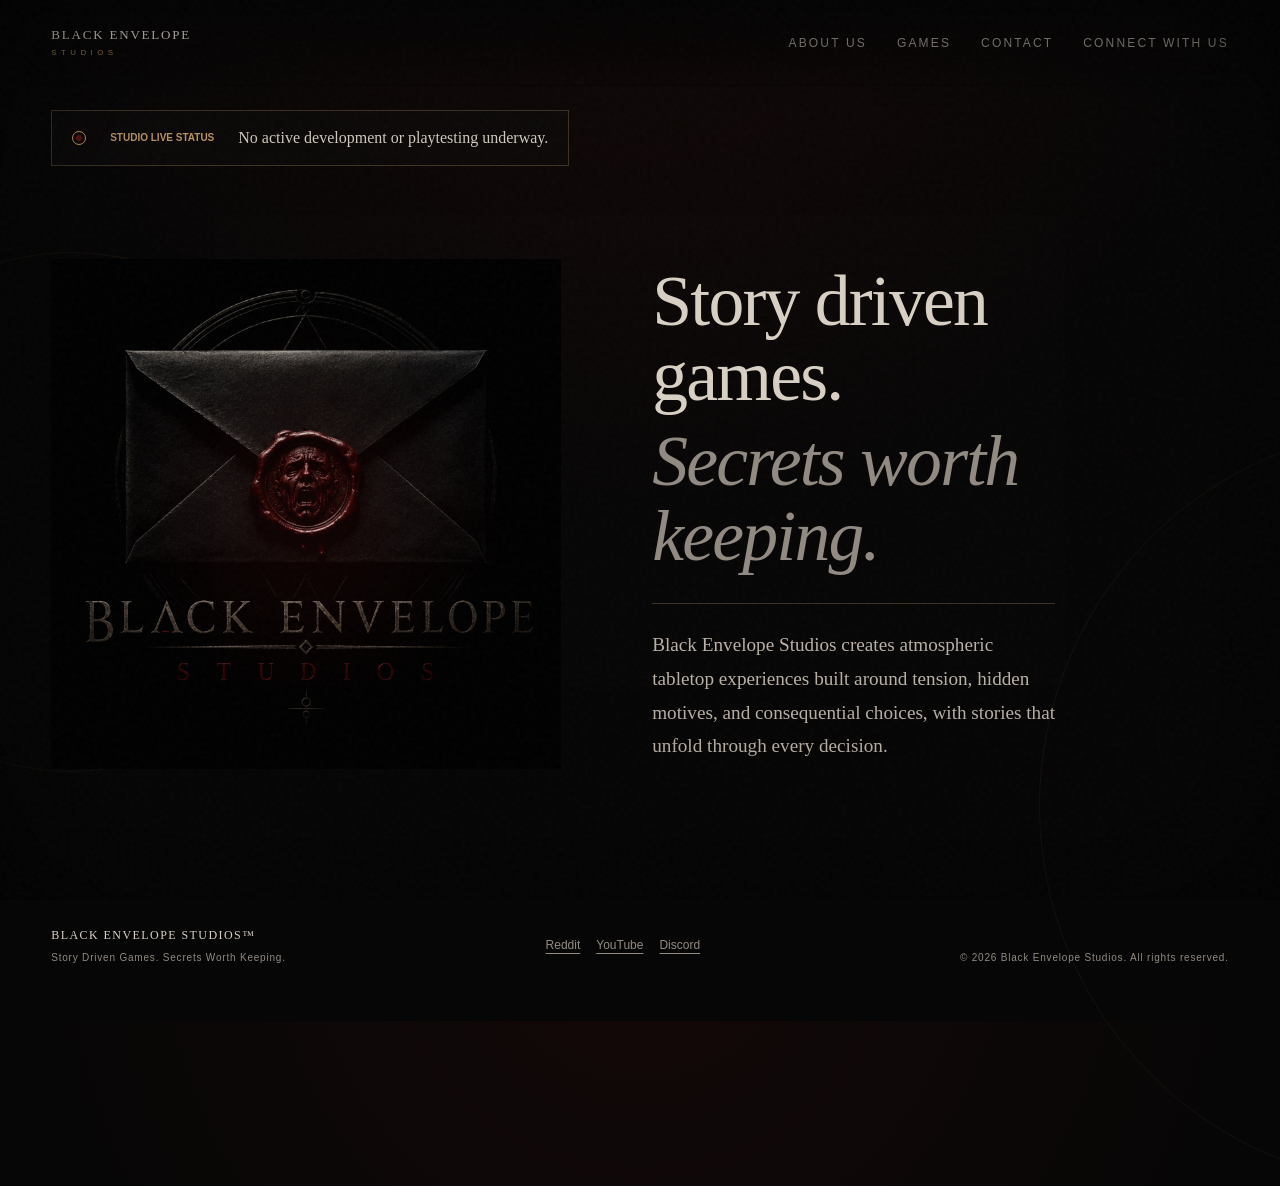
<file: index.html>
<!doctype html>
<html lang="en">
<head>
  <meta charset="utf-8">
  <meta name="viewport" content="width=device-width, initial-scale=1">
  <meta name="theme-color" content="#080707">
  <meta name="description" content="Black Envelope Studios — story-driven tabletop games. Secrets worth keeping.">
  <title>Black Envelope Studios</title>

  <link rel="icon" type="image/png" href="assets/black-envelope-studios-logo.png">
  <link rel="stylesheet" href="styles.css?v=25">
  <script defer src="script.js"></script>
  <script defer src="visitor-tracking.js"></script>
</head>

<body class="page-index">
  <div class="grain" aria-hidden="true"></div>
  <div class="vignette" aria-hidden="true"></div>

  <header class="site-header">
    <a class="wordmark" href="index.html" aria-label="Black Envelope Studios home">
      <span>BLACK ENVELOPE</span>
      <small>STUDIOS</small>
    </a>

    <button class="nav-toggle" aria-label="Open navigation" aria-expanded="false" aria-controls="primary-nav">
      <span></span><span></span>
    </button>

    <nav id="primary-nav" class="site-nav" aria-label="Primary navigation">
      <a href="about.html">About us</a>
      <a href="games.html">Games</a>
      <a href="contact.html">Contact</a>
      <a href="connect.html">Connect with us</a>
    </nav>
  </header>

  <main id="top" class="home-page">
    <div class="home-status">
      <div class="studio-live-status" data-studio-status="inactive" role="status" aria-live="polite">
        <span class="studio-live-status-mark" aria-hidden="true"></span>
        <span class="studio-live-status-label">STUDIO LIVE STATUS</span>
        <p class="studio-live-status-message">No active development or playtesting underway.</p>
      </div>
    </div>
    <section class="hero">
      <div class="hero-orbit orbit-one" aria-hidden="true"></div>
      <div class="hero-orbit orbit-two" aria-hidden="true"></div>

      <div class="hero-visual reveal">
        <img
          src="assets/black-envelope-studios-logo.png"
          alt="Black Envelope Studios logo: a black envelope sealed with a dark red anguished face."
        >
      </div>

      <div class="hero-copy reveal">
        <h1>
          Story driven games.
          <span>Secrets worth keeping.</span>
        </h1>
        <p class="intro">
          Black Envelope Studios creates atmospheric tabletop experiences built around
          tension, hidden motives, and consequential choices, with stories that unfold through
          every decision.
        </p>

      </div>

    </section>
  </main>
  <footer class="site-footer">
    <div>
      <strong>BLACK ENVELOPE STUDIOS™</strong>
      <span>Story Driven Games. Secrets Worth Keeping.</span>
    </div>
    <nav class="footer-socials" aria-label="Social links">
      <a href="https://www.reddit.com/r/BlackEnvelopeStudios/" target="_blank" rel="noopener noreferrer">Reddit</a>
      <a href="https://www.youtube.com/channel/UCxn5-eGUi9iW_v6ywsx2Kwg/" target="_blank" rel="noopener noreferrer">YouTube</a>
      <a href="https://discord.gg/mf25ccU2Kh" target="_blank" rel="noopener noreferrer">Discord</a>
    </nav>
    <p>© <span id="year"></span> Black Envelope Studios. All rights reserved.</p>
  </footer>
</body>
</html>
</file>
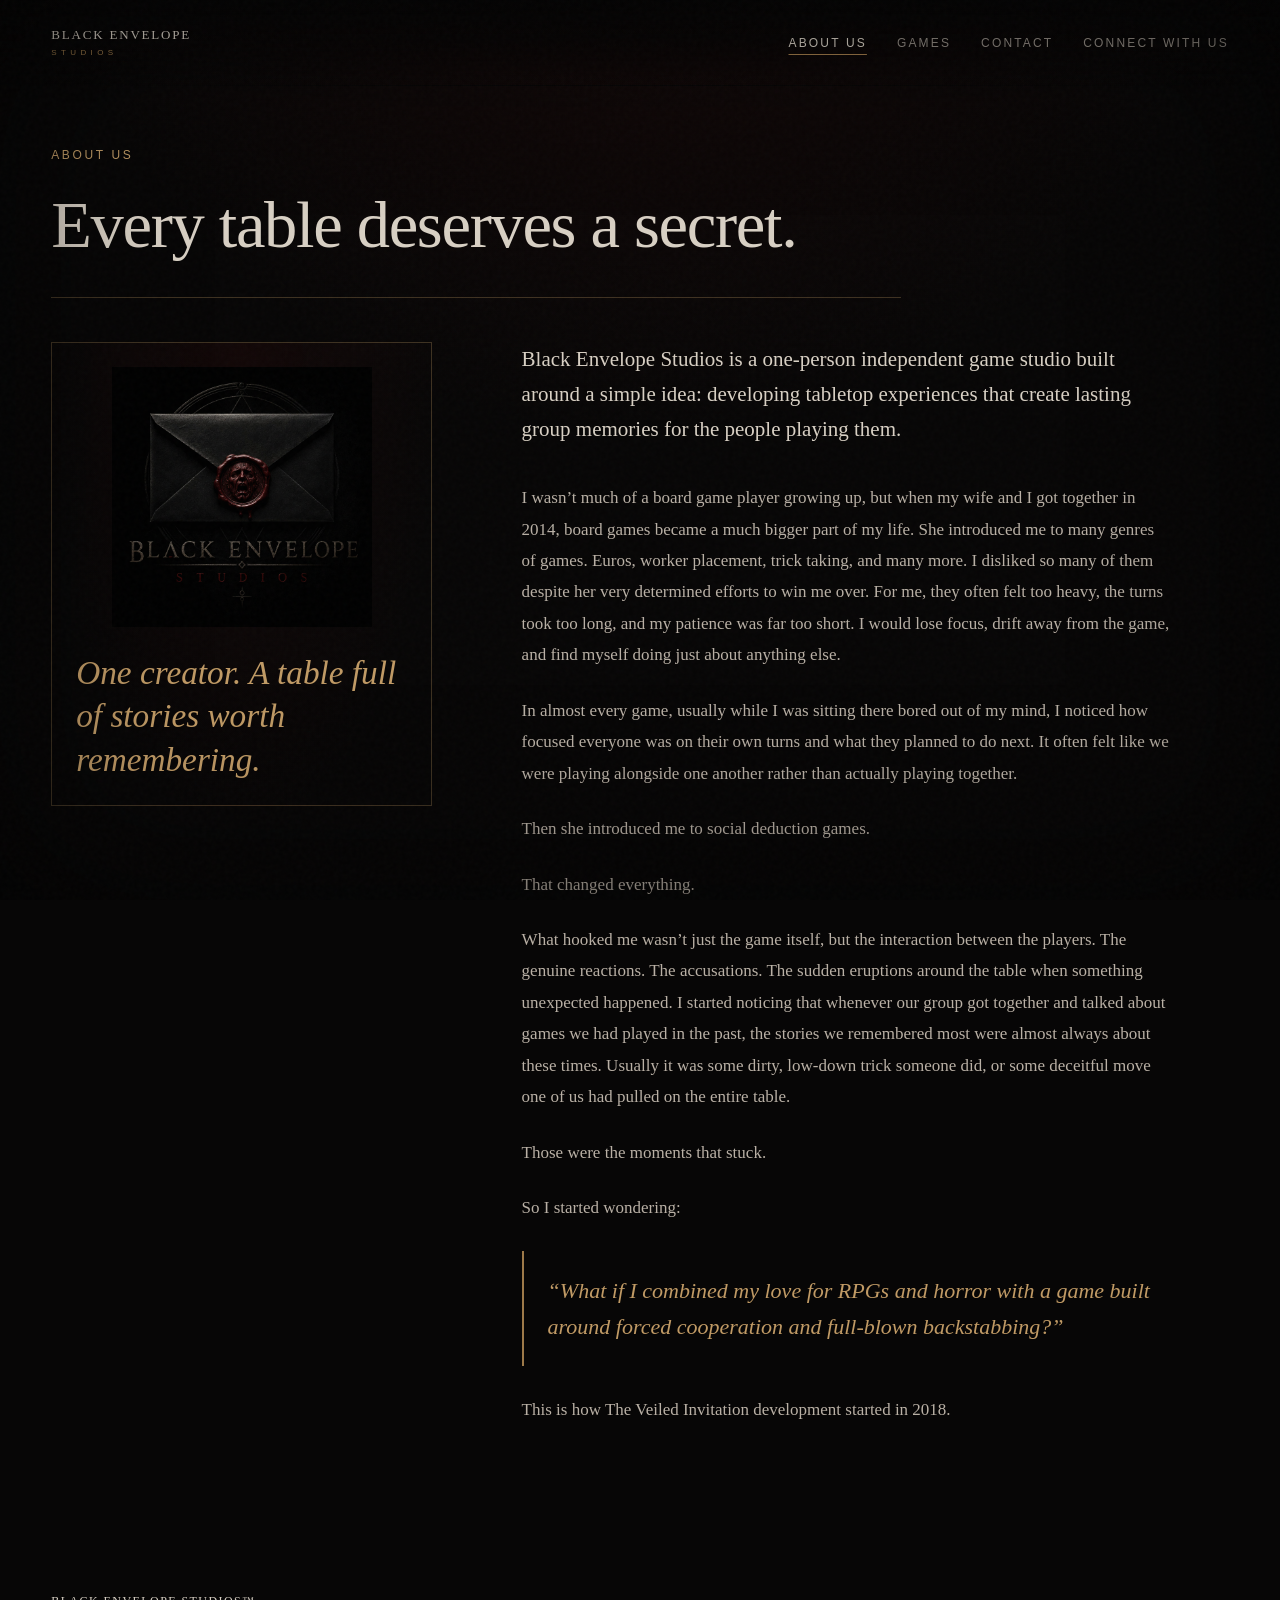
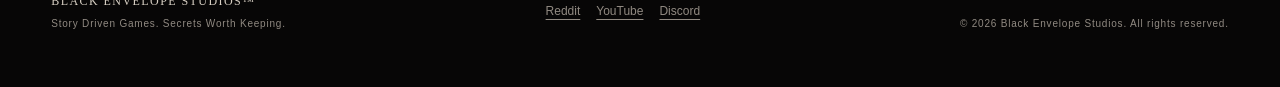
<file: about.html>
<!doctype html>
<html lang="en">
<head>
  <meta charset="utf-8">
  <meta name="viewport" content="width=device-width, initial-scale=1">
  <meta name="theme-color" content="#080707">
  <meta name="description" content="Black Envelope Studios — story-driven tabletop games. Secrets worth keeping.">
  <title>About us | Black Envelope Studios</title>

  <link rel="icon" type="image/png" href="assets/black-envelope-studios-logo.png">
  <link rel="stylesheet" href="styles.css?v=25">
  <script defer src="script.js"></script>
  <script defer src="visitor-tracking.js"></script>
</head>

<body class="page-about">
  <div class="grain" aria-hidden="true"></div>
  <div class="vignette" aria-hidden="true"></div>

  <header class="site-header">
    <a class="wordmark" href="index.html" aria-label="Black Envelope Studios home">
      <span>BLACK ENVELOPE</span>
      <small>STUDIOS</small>
    </a>

    <button class="nav-toggle" aria-label="Open navigation" aria-expanded="false" aria-controls="primary-nav">
      <span></span><span></span>
    </button>

    <nav id="primary-nav" class="site-nav" aria-label="Primary navigation">
      <a href="about.html" aria-current="page">About us</a>
      <a href="games.html">Games</a>
      <a href="contact.html">Contact</a>
      <a href="connect.html">Connect with us</a>
    </nav>
  </header>

  <main id="top" class="inner-page">
    <section class="section section-studio" id="studio">
      <div class="section-heading reveal">
        <h1 class="eyebrow page-title">About us</h1>
        <h2>Every table deserves a secret.</h2>
      </div>

      <div class="studio-grid">
        <aside class="studio-aside reveal"><img class="studio-portrait" src="assets/black-envelope-studios-logo.png" width="400" height="400" alt="" decoding="async"><p class="lead">
          One creator. A table full of stories worth remembering.
        </p></aside>
        <div class="body-copy studio-story reveal">
          <p>
            Black Envelope Studios is a one-person independent game studio built around a simple idea: developing tabletop experiences that create lasting group memories for the people playing them.
          </p>
          <p>
            I wasn’t much of a board game player growing up, but when my wife and I got together in 2014, board games became a much bigger part of my life. She introduced me to many genres of games. Euros, worker placement, trick taking, and many more. I disliked so many of them despite her very determined efforts to win me over. For me, they often felt too heavy, the turns took too long, and my patience was far too short. I would lose focus, drift away from the game, and find myself doing just about anything else.
          </p>
          <p>
            In almost every game, usually while I was sitting there bored out of my mind, I noticed how focused everyone was on their own turns and what they planned to do next. It often felt like we were playing alongside one another rather than actually playing together.
          </p>
          <p>
            Then she introduced me to social deduction games.
          </p>
          <p>
            That changed everything.
          </p>
          <p>
            What hooked me wasn’t just the game itself, but the interaction between the players. The genuine reactions. The accusations. The sudden eruptions around the table when something unexpected happened. I started noticing that whenever our group got together and talked about games we had played in the past, the stories we remembered most were almost always about these times. Usually it was some dirty, low-down trick someone did, or some deceitful move one of us had pulled on the entire table.
          </p>
          <p>
            Those were the moments that stuck.
          </p>
          <p>
            So I started wondering:
          </p>
          <p class="studio-question">
            <em>“What if I combined my love for RPGs and horror with a game built around forced cooperation and full-blown backstabbing?”</em>
          </p>
          <p>
            This is how The Veiled Invitation development started in 2018.
          </p>
        </div>
      </div>
    </section>
  </main>
  <footer class="site-footer">
    <div>
      <strong>BLACK ENVELOPE STUDIOS™</strong>
      <span>Story Driven Games. Secrets Worth Keeping.</span>
    </div>
    <nav class="footer-socials" aria-label="Social links">
      <a href="https://www.reddit.com/r/BlackEnvelopeStudios/" target="_blank" rel="noopener noreferrer">Reddit</a>
      <a href="https://www.youtube.com/channel/UCxn5-eGUi9iW_v6ywsx2Kwg/" target="_blank" rel="noopener noreferrer">YouTube</a>
      <a href="https://discord.gg/mf25ccU2Kh" target="_blank" rel="noopener noreferrer">Discord</a>
    </nav>
    <p>© <span id="year"></span> Black Envelope Studios. All rights reserved.</p>
  </footer>
</body>
</html>
</file>
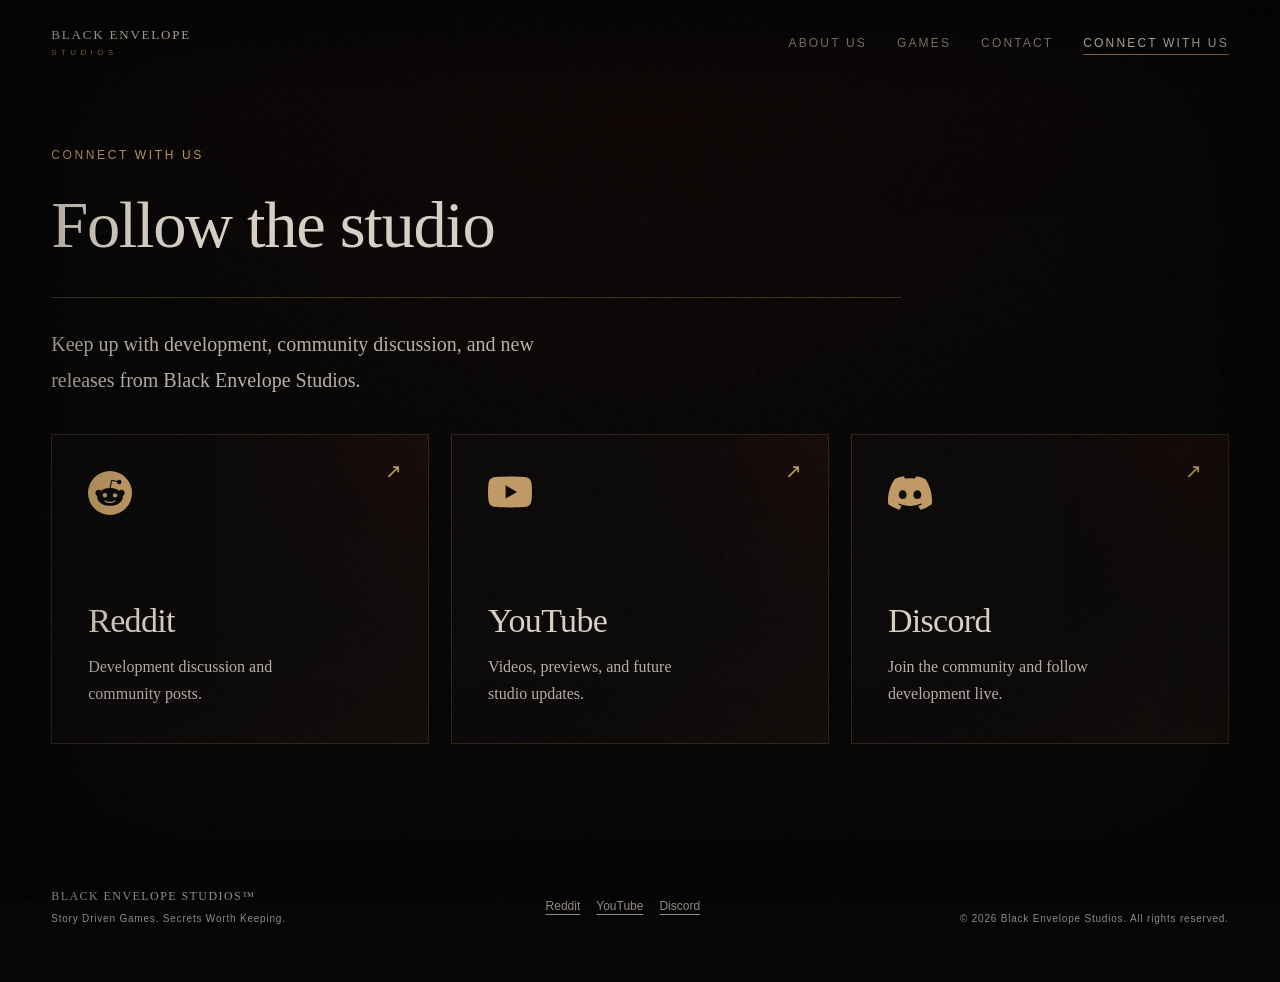
<file: connect.html>
<!doctype html>
<html lang="en">
<head>
  <meta charset="utf-8">
  <meta name="viewport" content="width=device-width, initial-scale=1">
  <meta name="theme-color" content="#080707">
  <meta name="description" content="Black Envelope Studios — story-driven tabletop games. Secrets worth keeping.">
  <title>Connect with us | Black Envelope Studios</title>

  <link rel="icon" type="image/png" href="assets/black-envelope-studios-logo.png">
  <link rel="stylesheet" href="styles.css?v=25">
  <script defer src="script.js"></script>
  <script defer src="visitor-tracking.js"></script>
</head>

<body class="page-connect">
  <div class="grain" aria-hidden="true"></div>
  <div class="vignette" aria-hidden="true"></div>

  <header class="site-header">
    <a class="wordmark" href="index.html" aria-label="Black Envelope Studios home">
      <span>BLACK ENVELOPE</span>
      <small>STUDIOS</small>
    </a>

    <button class="nav-toggle" aria-label="Open navigation" aria-expanded="false" aria-controls="primary-nav">
      <span></span><span></span>
    </button>

    <nav id="primary-nav" class="site-nav" aria-label="Primary navigation">
      <a href="about.html">About us</a>
      <a href="games.html">Games</a>
      <a href="contact.html">Contact</a>
      <a href="connect.html" aria-current="page">Connect with us</a>
    </nav>
  </header>

  <main id="top" class="inner-page">
    <section class="section section-social" id="follow">
      <div class="section-heading reveal">
        <h1 class="eyebrow page-title">Connect with us</h1>
        <h2>Follow the studio</h2>
      </div>

      <p class="social-intro reveal">
        Keep up with development, community discussion, and new releases from Black Envelope Studios.
      </p>

      <div class="social-grid">
        <a class="social-card reveal" href="https://www.reddit.com/r/BlackEnvelopeStudios/" target="_blank" rel="noopener noreferrer">
          <svg xmlns="http://www.w3.org/2000/svg" width="40" height="40" aria-hidden="true" focusable="false" fill="currentColor" class="social-icon" viewBox="0 0 16 16">
            <path d="M6.167 8a.83.83 0 0 0-.83.83c0 .459.372.84.83.831a.831.831 0 0 0 0-1.661m1.843 3.647c.315 0 1.403-.038 1.976-.611a.23.23 0 0 0 0-.306.213.213 0 0 0-.306 0c-.353.363-1.126.487-1.67.487-.545 0-1.308-.124-1.671-.487a.213.213 0 0 0-.306 0 .213.213 0 0 0 0 .306c.564.563 1.652.61 1.977.61zm.992-2.807c0 .458.373.83.831.83s.83-.381.83-.83a.831.831 0 0 0-1.66 0z"/>
            <path d="M16 8A8 8 0 1 1 0 8a8 8 0 0 1 16 0m-3.828-1.165c-.315 0-.602.124-.812.325-.801-.573-1.9-.945-3.121-.993l.534-2.501 1.738.372a.83.83 0 1 0 .83-.869.83.83 0 0 0-.744.468l-1.938-.41a.2.2 0 0 0-.153.028.2.2 0 0 0-.086.134l-.592 2.788c-1.24.038-2.358.41-3.17.992-.21-.2-.496-.324-.81-.324a1.163 1.163 0 0 0-.478 2.224q-.03.17-.029.353c0 1.795 2.091 3.256 4.669 3.256s4.668-1.451 4.668-3.256c0-.114-.01-.238-.029-.353.401-.181.688-.592.688-1.069 0-.65-.525-1.165-1.165-1.165"/>
          </svg>
          <span class="social-name">Reddit</span>
          <span class="social-description">Development discussion and community posts.</span>
          <span class="social-arrow" aria-hidden="true">↗</span>
        </a>

        <a class="social-card reveal" href="https://www.youtube.com/channel/UCxn5-eGUi9iW_v6ywsx2Kwg/" target="_blank" rel="noopener noreferrer">
          <svg xmlns="http://www.w3.org/2000/svg" width="40" height="40" aria-hidden="true" focusable="false" fill="currentColor" class="social-icon" viewBox="0 0 16 16">
            <path d="M8.051 1.999h.089c.822.003 4.987.033 6.11.335a2.01 2.01 0 0 1 1.415 1.42c.101.38.172.883.22 1.402l.01.104.022.26.008.104c.065.914.073 1.77.074 1.957v.075c-.001.194-.01 1.108-.082 2.06l-.008.105-.009.104c-.05.572-.124 1.14-.235 1.558a2.01 2.01 0 0 1-1.415 1.42c-1.16.312-5.569.334-6.18.335h-.142c-.309 0-1.587-.006-2.927-.052l-.17-.006-.087-.004-.171-.007-.171-.007c-1.11-.049-2.167-.128-2.654-.26a2.01 2.01 0 0 1-1.415-1.419c-.111-.417-.185-.986-.235-1.558L.09 9.82l-.008-.104A31 31 0 0 1 0 7.68v-.123c.002-.215.01-.958.064-1.778l.007-.103.003-.052.008-.104.022-.26.01-.104c.048-.519.119-1.023.22-1.402a2.01 2.01 0 0 1 1.415-1.42c.487-.13 1.544-.21 2.654-.26l.17-.007.172-.006.086-.003.171-.007A100 100 0 0 1 7.858 2zM6.4 5.209v4.818l4.157-2.408z"/>
          </svg>
          <span class="social-name">YouTube</span>
          <span class="social-description">Videos, previews, and future studio updates.</span>
          <span class="social-arrow" aria-hidden="true">↗</span>
        </a>

        <a class="social-card reveal" href="https://discord.gg/mf25ccU2Kh" target="_blank" rel="noopener noreferrer">
          <svg xmlns="http://www.w3.org/2000/svg" width="40" height="40" aria-hidden="true" focusable="false" fill="currentColor" class="social-icon" viewBox="0 0 16 16">
            <path d="M13.545 2.907a13.2 13.2 0 0 0-3.257-1.011.05.05 0 0 0-.052.025c-.141.25-.297.577-.406.833a12.2 12.2 0 0 0-3.658 0 8 8 0 0 0-.412-.833.05.05 0 0 0-.052-.025c-1.125.194-2.22.534-3.257 1.011a.04.04 0 0 0-.021.018C.356 6.024-.213 9.047.066 12.032q.003.022.021.037a13.3 13.3 0 0 0 3.995 2.02.05.05 0 0 0 .056-.019q.463-.63.818-1.329a.05.05 0 0 0-.01-.059l-.018-.011a9 9 0 0 1-1.248-.595.05.05 0 0 1-.02-.066l.015-.019q.127-.095.248-.195a.05.05 0 0 1 .051-.007c2.619 1.196 5.454 1.196 8.041 0a.05.05 0 0 1 .053.007q.121.1.248.195a.05.05 0 0 1-.004.085 8 8 0 0 1-1.249.594.05.05 0 0 0-.03.03.05.05 0 0 0 .003.041c.24.465.515.909.817 1.329a.05.05 0 0 0 .056.019 13.2 13.2 0 0 0 4.001-2.02.05.05 0 0 0 .021-.037c.334-3.451-.559-6.449-2.366-9.106a.03.03 0 0 0-.02-.019m-8.198 7.307c-.789 0-1.438-.724-1.438-1.612s.637-1.613 1.438-1.613c.807 0 1.45.73 1.438 1.613 0 .888-.637 1.612-1.438 1.612m5.316 0c-.788 0-1.438-.724-1.438-1.612s.637-1.613 1.438-1.613c.807 0 1.451.73 1.438 1.613 0 .888-.631 1.612-1.438 1.612"/>
          </svg>
          <span class="social-name">Discord</span>
          <span class="social-description">Join the community and follow development live.</span>
          <span class="social-arrow" aria-hidden="true">↗</span>
        </a>
      </div>
    </section>
  </main>
  <footer class="site-footer">
    <div>
      <strong>BLACK ENVELOPE STUDIOS™</strong>
      <span>Story Driven Games. Secrets Worth Keeping.</span>
    </div>
    <nav class="footer-socials" aria-label="Social links">
      <a href="https://www.reddit.com/r/BlackEnvelopeStudios/" target="_blank" rel="noopener noreferrer">Reddit</a>
      <a href="https://www.youtube.com/channel/UCxn5-eGUi9iW_v6ywsx2Kwg/" target="_blank" rel="noopener noreferrer">YouTube</a>
      <a href="https://discord.gg/mf25ccU2Kh" target="_blank" rel="noopener noreferrer">Discord</a>
    </nav>
    <p>© <span id="year"></span> Black Envelope Studios. All rights reserved.</p>
  </footer>
</body>
</html>
</file>
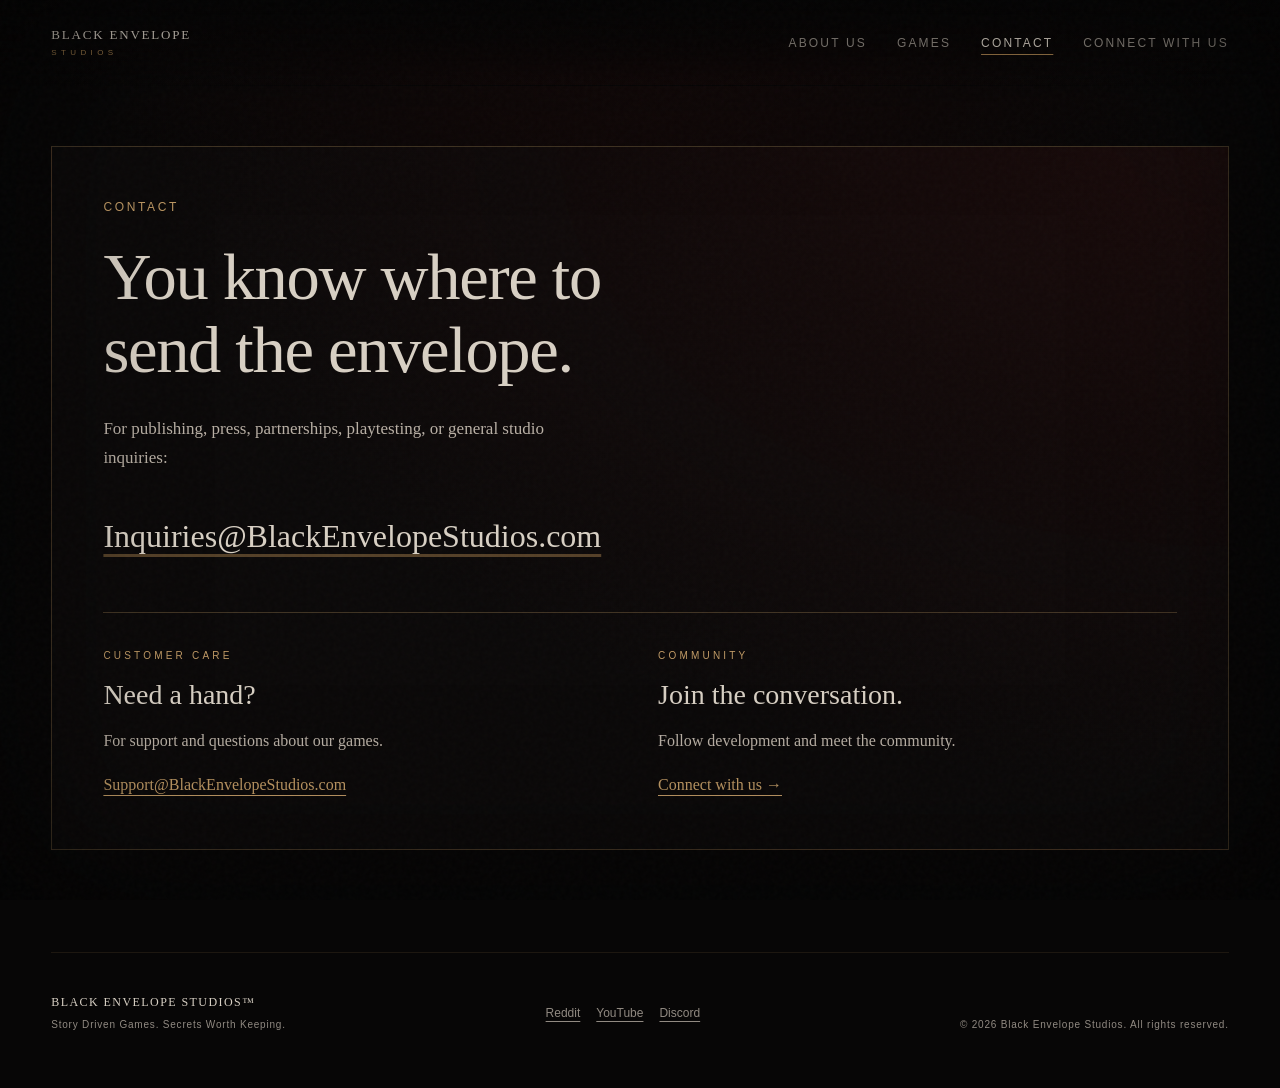
<file: contact.html>
<!doctype html>
<html lang="en">
<head>
  <meta charset="utf-8">
  <meta name="viewport" content="width=device-width, initial-scale=1">
  <meta name="theme-color" content="#080707">
  <meta name="description" content="Black Envelope Studios — story-driven tabletop games. Secrets worth keeping.">
  <title>Contact | Black Envelope Studios</title>

  <link rel="icon" type="image/png" href="assets/black-envelope-studios-logo.png">
  <link rel="stylesheet" href="styles.css?v=25">
  <script defer src="script.js"></script>
  <script defer src="visitor-tracking.js"></script>
</head>

<body class="page-contact">
  <div class="grain" aria-hidden="true"></div>
  <div class="vignette" aria-hidden="true"></div>

  <header class="site-header">
    <a class="wordmark" href="index.html" aria-label="Black Envelope Studios home">
      <span>BLACK ENVELOPE</span>
      <small>STUDIOS</small>
    </a>

    <button class="nav-toggle" aria-label="Open navigation" aria-expanded="false" aria-controls="primary-nav">
      <span></span><span></span>
    </button>

    <nav id="primary-nav" class="site-nav" aria-label="Primary navigation">
      <a href="about.html">About us</a>
      <a href="games.html">Games</a>
      <a href="contact.html" aria-current="page">Contact</a>
      <a href="connect.html">Connect with us</a>
    </nav>
  </header>

  <main id="top" class="inner-page">
    <section class="section section-contact" id="contact">

      <div class="contact-panel reveal">
        <h1 class="eyebrow page-title">Contact</h1>
        <h2>You know where to send the envelope.</h2>
        <p>
          For publishing, press, partnerships, playtesting, or general studio inquiries:
        </p>

        <a class="contact-email" href="mailto:Inquiries@BlackEnvelopeStudios.com">
          Inquiries@BlackEnvelopeStudios.com
        </a>

        <div class="contact-options">
          <div class="contact-option">
            <span class="eyebrow">Customer care</span>
            <h3>Need a hand?</h3>
            <p>For support and questions about our games.</p>
            <a href="mailto:Support@BlackEnvelopeStudios.com">Support@BlackEnvelopeStudios.com</a>
          </div>
          <div class="contact-option">
            <span class="eyebrow">Community</span>
            <h3>Join the conversation.</h3>
            <p>Follow development and meet the community.</p>
            <a href="connect.html">Connect with us <span aria-hidden="true">→</span></a>
          </div>
        </div>
      </div>
    </section>
  </main>
  <footer class="site-footer">
    <div>
      <strong>BLACK ENVELOPE STUDIOS™</strong>
      <span>Story Driven Games. Secrets Worth Keeping.</span>
    </div>
    <nav class="footer-socials" aria-label="Social links">
      <a href="https://www.reddit.com/r/BlackEnvelopeStudios/" target="_blank" rel="noopener noreferrer">Reddit</a>
      <a href="https://www.youtube.com/channel/UCxn5-eGUi9iW_v6ywsx2Kwg/" target="_blank" rel="noopener noreferrer">YouTube</a>
      <a href="https://discord.gg/mf25ccU2Kh" target="_blank" rel="noopener noreferrer">Discord</a>
    </nav>
    <p>© <span id="year"></span> Black Envelope Studios. All rights reserved.</p>
  </footer>
</body>
</html>
</file>
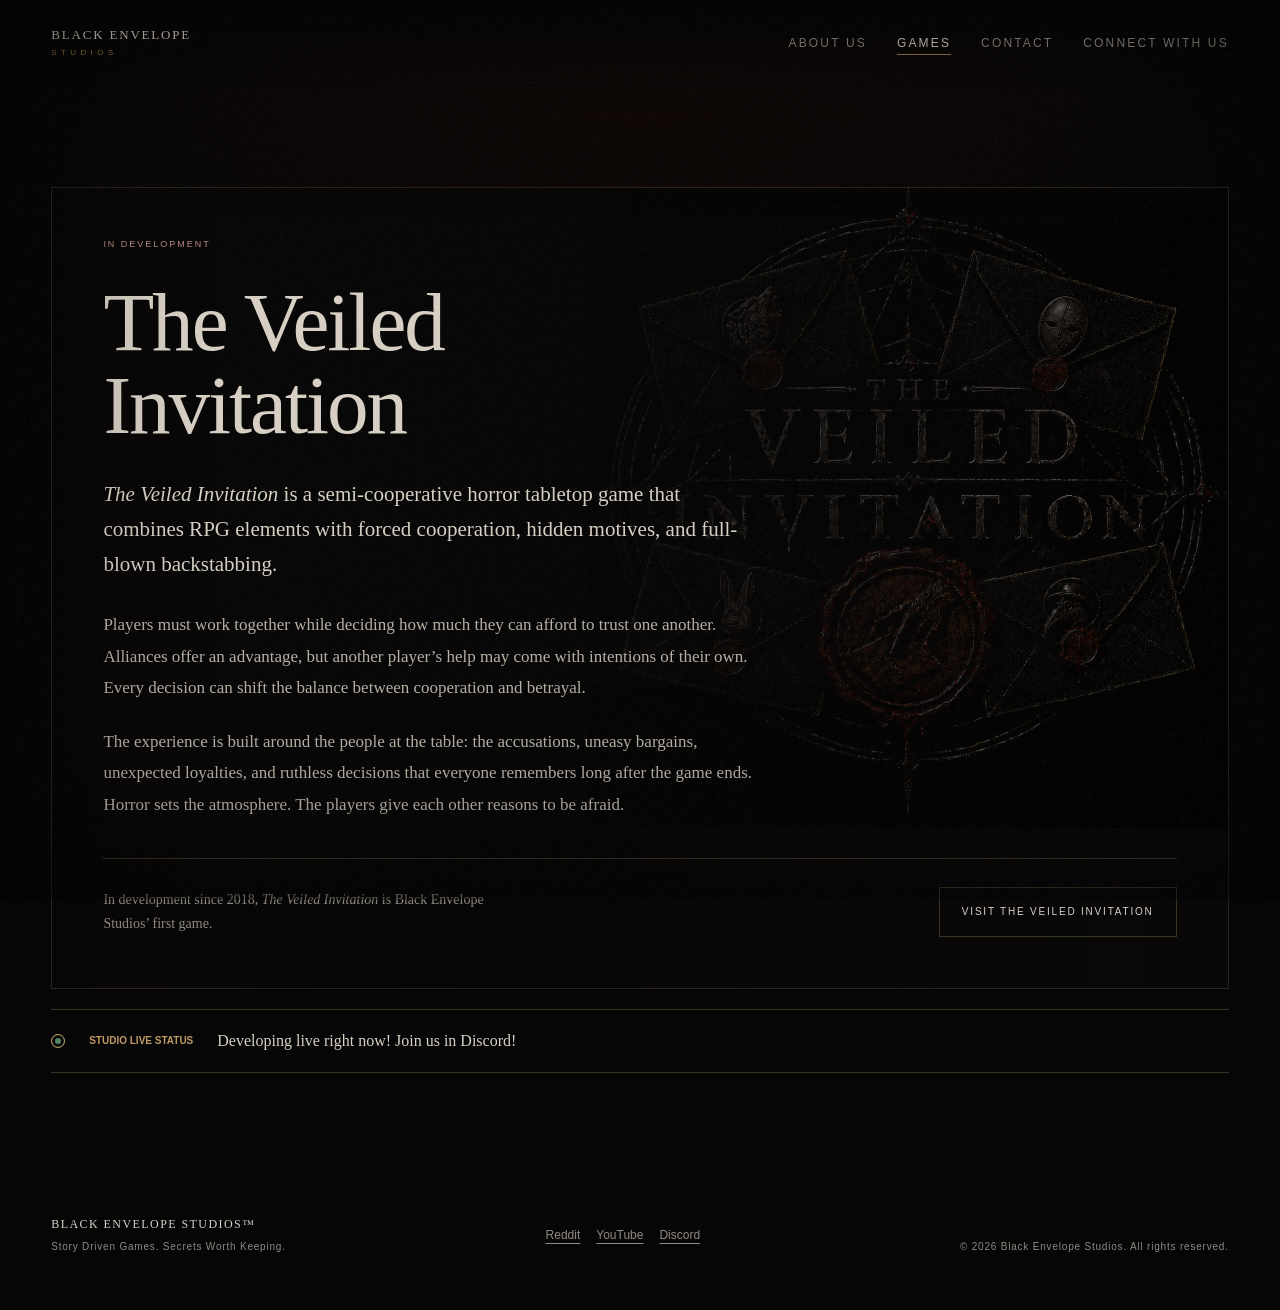
<file: games.html>
<!doctype html>
<html lang="en">
<head>
  <meta charset="utf-8">
  <meta name="viewport" content="width=device-width, initial-scale=1">
  <meta name="theme-color" content="#080707">
  <meta name="description" content="Black Envelope Studios — story-driven tabletop games. Secrets worth keeping.">
  <title>Games | Black Envelope Studios</title>

  <link rel="icon" type="image/png" href="assets/black-envelope-studios-logo.png">
  <link rel="stylesheet" href="styles.css?v=25">
  <script defer src="script.js"></script>
  <script defer src="visitor-tracking.js"></script>
</head>

<body>
  <div class="grain" aria-hidden="true"></div>
  <div class="vignette" aria-hidden="true"></div>

  <header class="site-header">
    <a class="wordmark" href="index.html" aria-label="Black Envelope Studios home">
      <span>BLACK ENVELOPE</span>
      <small>STUDIOS</small>
    </a>

    <button class="nav-toggle" aria-label="Open navigation" aria-expanded="false" aria-controls="primary-nav">
      <span></span><span></span>
    </button>

    <nav id="primary-nav" class="site-nav" aria-label="Primary navigation">
      <a href="about.html">About us</a>
      <a href="games.html" aria-current="page">Games</a>
      <a href="contact.html">Contact</a>
      <a href="connect.html">Connect with us</a>
    </nav>
  </header>

  <main id="top" class="inner-page">
    <section class="section section-games" id="games">

      <article class="game-card game-card-veiled game-feature reveal" aria-labelledby="game-title">
        <div class="game-card-topline game-card-topline-single">
          <span class="status">In development</span>
        </div>

        <header class="game-feature-heading">
          <h1 id="game-title">The Veiled Invitation</h1>
          <p class="game-feature-intro">
            <em>The Veiled Invitation</em> is a semi-cooperative horror tabletop game that combines RPG elements with forced cooperation, hidden motives, and full-blown backstabbing.
          </p>
        </header>

        <div class="game-feature-story">
          <p>
            Players must work together while deciding how much they can afford to trust one another. Alliances offer an advantage, but another player’s help may come with intentions of their own. Every decision can shift the balance between cooperation and betrayal.
          </p>
          <p>
            The experience is built around the people at the table: the accusations, uneasy bargains, unexpected loyalties, and ruthless decisions that everyone remembers long after the game ends. Horror sets the atmosphere. The players give each other reasons to be afraid.
          </p>
        </div>

        <div class="game-card-footer game-feature-footer">
          <p class="game-feature-origin">In development since 2018, <em>The Veiled Invitation</em> is Black Envelope Studios’ first game.</p>
          <a class="button button-ghost" href="https://www.theveiledinvitation.com/">Visit The Veiled Invitation</a>
        </div>
      </article>
      <div class="studio-live-status" data-studio-status="developing" role="status" aria-live="polite">
        <span class="studio-live-status-mark" aria-hidden="true"></span>
        <span class="studio-live-status-label">STUDIO LIVE STATUS</span>
        <p class="studio-live-status-message">Developing live right now! Join us in Discord!</p>
      </div>
    </section>
  </main>
  <footer class="site-footer">
    <div>
      <strong>BLACK ENVELOPE STUDIOS™</strong>
      <span>Story Driven Games. Secrets Worth Keeping.</span>
    </div>
    <nav class="footer-socials" aria-label="Social links">
      <a href="https://www.reddit.com/r/BlackEnvelopeStudios/" target="_blank" rel="noopener noreferrer">Reddit</a>
      <a href="https://www.youtube.com/channel/UCxn5-eGUi9iW_v6ywsx2Kwg/" target="_blank" rel="noopener noreferrer">YouTube</a>
      <a href="https://discord.gg/mf25ccU2Kh" target="_blank" rel="noopener noreferrer">Discord</a>
    </nav>
    <p>© <span id="year"></span> Black Envelope Studios. All rights reserved.</p>
  </footer>
</body>
</html>
</file>
<file: styles.css>
/* Black Envelope Studios — static site v1 */

:root {
  --ink: #070606;
  --ink-soft: #0d0b0b;
  --paper: #d8d0c4;
  --paper-dim: #918a82;
  --line: rgba(165, 132, 86, 0.34);
  --gold: #9d7949;
  --gold-bright: #c09a65;
  --wax: #641312;
  --wax-bright: #8b211e;
  --max: 1240px;
  --pad: clamp(22px, 4vw, 64px);
}

* {
  box-sizing: border-box;
}

html {
  scroll-behavior: smooth;
}

body {
  margin: 0;
  background:
    radial-gradient(circle at 50% -10%, rgba(116, 26, 23, 0.12), transparent 38rem),
    var(--ink);
  color: var(--paper);
  font-family: Arial, Helvetica, sans-serif;
  min-height: 100vh;
  overflow-x: hidden;
}

::selection {
  background: var(--wax);
  color: #fff;
}

a {
  color: inherit;
}

.grain {
  position: fixed;
  inset: 0;
  pointer-events: none;
  opacity: 0.045;
  z-index: 100;
  background-image:
    url("data:image/svg+xml,%3Csvg viewBox='0 0 220 220' xmlns='http://www.w3.org/2000/svg'%3E%3Cfilter id='n'%3E%3CfeTurbulence type='fractalNoise' baseFrequency='.9' numOctaves='4' stitchTiles='stitch'/%3E%3C/filter%3E%3Crect width='100%25' height='100%25' filter='url(%23n)' opacity='.55'/%3E%3C/svg%3E");
}

.vignette {
  position: fixed;
  inset: 0;
  pointer-events: none;
  z-index: 99;
  box-shadow: inset 0 0 180px rgba(0, 0, 0, 0.68);
}

.site-header {
  width: 100%;
  min-height: 86px;
  padding: 18px var(--pad);
  display: flex;
  align-items: center;
  justify-content: space-between;
  position: fixed;
  top: 0;
  z-index: 50;
  background: linear-gradient(to bottom, rgba(7, 6, 6, .96), rgba(7, 6, 6, .66), transparent);
  transition: background .25s ease, border-color .25s ease;
  border-bottom: 1px solid transparent;
}

.site-header.scrolled {
  background: rgba(7, 6, 6, .92);
  backdrop-filter: blur(14px);
  border-color: rgba(157, 121, 73, .12);
}

.wordmark {
  display: inline-flex;
  flex-direction: column;
  text-decoration: none;
  font-family: Georgia, "Times New Roman", serif;
  letter-spacing: .14em;
  line-height: 1;
  font-size: 13px;
}

.wordmark small {
  color: var(--gold);
  letter-spacing: .55em;
  margin-top: 7px;
  font: 8px Arial, Helvetica, sans-serif;
}

.site-nav {
  display: flex;
  gap: 30px;
}

.site-nav a {
  text-decoration: none;
  color: var(--paper-dim);
  font-size: 12px;
  letter-spacing: .18em;
  text-transform: uppercase;
  transition: color .2s ease;
}

.site-nav a:hover {
  color: var(--paper);
}

.nav-toggle {
  display: none;
}

.hero {
  width: min(var(--max), calc(100% - (var(--pad) * 2)));
  margin: 0 auto;
  min-height: 100svh;
  padding: 132px 0 82px;
  display: grid;
  grid-template-columns: minmax(320px, .95fr) minmax(360px, 1.05fr);
  column-gap: clamp(42px, 7vw, 100px);
  row-gap: 30px;
  align-items: center;
  align-content: center;
  position: relative;
}

.hero-visual {
  position: relative;
  z-index: 2;
}

.hero-visual::before {
  content: "";
  position: absolute;
  inset: 10% 3%;
  z-index: -1;
  background: radial-gradient(circle, rgba(99, 18, 17, .2), transparent 63%);
  filter: blur(30px);
}

.hero-visual img {
  width: 100%;
  display: block;
  object-fit: contain;
  filter: contrast(1.04) brightness(.92);
  mix-blend-mode: screen;
}

.hero-copy {
  position: relative;
  z-index: 3;
}

.eyebrow {
  margin: 0 0 18px;
  color: var(--gold-bright);
  text-transform: uppercase;
  letter-spacing: .32em;
  font-size: 10px;
  line-height: 1.6;
}

.hero h1,
.section h2,
.game-card h3 {
  font-family: Georgia, "Times New Roman", serif;
  font-weight: 400;
}

.hero h1 {
  margin: 0;
  font-size: clamp(48px, 6vw, 92px);
  line-height: .96;
  letter-spacing: -.025em;
  max-width: 11ch;
}

.hero h1 span {
  display: block;
  color: var(--paper-dim);
  font-style: italic;
  margin-top: .15em;
}

.intro {
  color: var(--paper-dim);
  font-family: Georgia, "Times New Roman", serif;
  font-size: clamp(16px, 1.5vw, 20px);
  line-height: 1.75;
  max-width: 650px;
  margin: 30px 0 0;
}

.hero-actions {
  display: flex;
  flex-wrap: wrap;
  gap: 12px;
  margin-top: 36px;
}

.button {
  min-height: 50px;
  display: inline-flex;
  align-items: center;
  justify-content: center;
  padding: 0 22px;
  text-decoration: none;
  text-transform: uppercase;
  letter-spacing: .18em;
  font-size: 10px;
  border: 1px solid var(--line);
  transition: transform .2s ease, border-color .2s ease, background .2s ease;
}

.button:hover {
  transform: translateY(-2px);
  border-color: var(--gold);
}

.button-primary {
  background: var(--paper);
  color: #111;
  border-color: var(--paper);
}

.button-primary:hover {
  background: #eee7dc;
}

.button-ghost {
  color: var(--paper);
}

.hero-orbit {
  position: absolute;
  border: 1px solid rgba(157, 121, 73, .09);
  border-radius: 50%;
  pointer-events: none;
}

.orbit-one {
  width: 520px;
  height: 520px;
  left: -240px;
  top: 12%;
}

.orbit-two {
  width: 760px;
  height: 760px;
  right: -570px;
  bottom: -300px;
}

.scroll-cue {
  grid-column: 1 / -1;
  justify-self: center;
  display: inline-flex;
  flex-direction: column;
  align-items: center;
  text-decoration: none;
  color: var(--paper-dim);
  font-size: 8px;
  text-transform: uppercase;
  letter-spacing: .3em;
  gap: 10px;
  margin-top: 6px;
}

.scroll-cue i {
  width: 1px;
  height: 38px;
  display: block;
  background: linear-gradient(var(--gold), transparent);
}

.section {
  width: min(var(--max), calc(100% - (var(--pad) * 2)));
  margin: 0 auto;
  padding: clamp(90px, 12vw, 170px) 0;
  border-top: 1px solid rgba(157, 121, 73, .15);
  position: relative;
}

.section-number {
  position: absolute;
  top: 28px;
  right: 0;
  color: rgba(216, 208, 196, .12);
  font: 52px Georgia, "Times New Roman", serif;
}

.section-heading {
  max-width: 850px;
}

.section h2 {
  margin: 0;
  font-size: clamp(42px, 5vw, 76px);
  line-height: 1.04;
  letter-spacing: -.02em;
}

.studio-grid {
  display: grid;
  grid-template-columns: .8fr 1.2fr;
  gap: clamp(50px, 8vw, 120px);
  margin-top: 72px;
}

.lead {
  margin: 0;
  font: italic clamp(26px, 3vw, 42px)/1.3 Georgia, "Times New Roman", serif;
  color: var(--gold-bright);
}

.body-copy {
  max-width: 650px;
}

.body-copy p {
  color: var(--paper-dim);
  margin: 0 0 24px;
  font: 17px/1.85 Georgia, "Times New Roman", serif;
}

.game-card {
  margin-top: 68px;
  border: 1px solid rgba(157, 121, 73, .25);
  background:
    linear-gradient(120deg, rgba(117, 22, 20, .12), transparent 30%),
    #0b0909;
  min-height: 480px;
  padding: clamp(28px, 4vw, 56px);
  position: relative;
  overflow: hidden;
}

.game-card::after {
  content: "";
  width: 360px;
  height: 360px;
  border: 1px solid rgba(157, 121, 73, .12);
  border-radius: 50%;
  position: absolute;
  right: -120px;
  bottom: -160px;
  box-shadow:
    0 0 0 48px rgba(157, 121, 73, .035),
    0 0 0 100px rgba(157, 121, 73, .02);
}

.game-card-topline,
.game-card-footer {
  display: flex;
  align-items: center;
  justify-content: space-between;
  color: var(--paper-dim);
  text-transform: uppercase;
  letter-spacing: .22em;
  font-size: 9px;
  position: relative;
  z-index: 2;
}

.status {
  color: #bd8f87;
}

.game-card-content {
  min-height: 320px;
  padding: 54px 0;
  display: grid;
  grid-template-columns: 1fr .8fr;
  gap: 60px;
  align-items: end;
  position: relative;
  z-index: 2;
}

.game-kicker {
  text-transform: uppercase;
  letter-spacing: .26em;
  font-size: 9px;
  color: var(--gold-bright);
}

.game-card h3 {
  margin: 14px 0 0;
  font-size: clamp(52px, 7vw, 104px);
  line-height: .92;
  max-width: 8ch;
}

.game-card-veiled {
  background:
    linear-gradient(90deg, rgba(7, 6, 6, .88), rgba(7, 6, 6, .48)),
    url("assets/the-veiled-invitation-logo.png") center right / auto 100% no-repeat,
    #0b0909;
}

.game-card-veiled::after {
  display: none;
}

.section-games:has(.game-feature) {
  padding-top: 36px;
  padding-bottom: clamp(64px, 8vw, 110px);
}

.game-feature {
  margin-top: 0;
  background:
    linear-gradient(90deg, rgba(7, 6, 6, .96) 0%, rgba(7, 6, 6, .88) 48%, rgba(7, 6, 6, .5) 100%),
    url("assets/the-veiled-invitation-logo.png") right top / auto 640px no-repeat,
    #0b0909;
}

.game-feature-heading,
.game-feature-story {
  position: relative;
  z-index: 2;
  max-width: 650px;
}

.game-feature-heading {
  margin-top: 32px;
}

.game-feature h1 {
  margin: 0 0 30px;
  max-width: 12ch;
  font: clamp(48px, 6.5vw, 88px)/1 Georgia, "Times New Roman", serif;
  letter-spacing: -.025em;
  text-wrap: balance;
}

.game-feature-intro {
  margin: 0;
  color: var(--paper);
  font: 21px/1.65 Georgia, "Times New Roman", serif;
}

.game-feature-story {
  margin-top: 28px;
  color: #b9b0a5;
  font: 17px/1.85 Georgia, "Times New Roman", serif;
}

.game-feature-story p {
  margin: 0 0 22px;
}

.game-feature-footer {
  margin-top: 38px;
  padding-top: 28px;
  border-top: 1px solid var(--line);
  gap: 24px;
  flex-wrap: wrap;
}

.game-feature-origin {
  max-width: 390px;
  margin: 0;
  font: 14px/1.7 Georgia, "Times New Roman", serif;
  text-transform: none;
  letter-spacing: normal;
}

@media (max-width: 820px) {
  .game-feature {
    background:
      linear-gradient(rgba(7, 6, 6, .76), rgba(7, 6, 6, .95) 65%),
      url("assets/the-veiled-invitation-logo.png") center top / 100% auto no-repeat,
      #0b0909;
  }

  .game-feature-intro {
    font-size: 19px;
  }
}

.game-description {
  margin: 0;
  color: var(--paper-dim);
  font: 17px/1.8 Georgia, "Times New Roman", serif;
  max-width: 500px;
}

.seal-dot {
  width: 15px;
  height: 15px;
  border-radius: 50%;
  background: radial-gradient(circle at 35% 30%, var(--wax-bright), var(--wax) 60%, #2d0605);
  box-shadow: 0 0 22px rgba(100, 19, 18, .36);
}

.section-contact {
  border-bottom: 1px solid rgba(157, 121, 73, .15);
}

.contact-panel {
  text-align: center;
  padding: clamp(50px, 7vw, 100px) 0 10px;
}

.contact-panel h2 {
  margin-inline: auto;
  max-width: 13ch;
}

.contact-panel > p:not(.eyebrow) {
  color: var(--paper-dim);
  font: 17px/1.7 Georgia, "Times New Roman", serif;
}

.contact-email {
  display: inline-block;
  margin-top: 20px;
  color: var(--paper);
  font: clamp(18px, 2.5vw, 34px) Georgia, "Times New Roman", serif;
  text-underline-offset: 7px;
  text-decoration-color: rgba(157, 121, 73, .5);
}

.contact-meta {
  margin: 68px auto 0;
  max-width: 900px;
  display: grid;
  grid-template-columns: repeat(3, 1fr);
  border-top: 1px solid rgba(157, 121, 73, .16);
}

.contact-meta div {
  padding: 30px 18px;
  display: flex;
  flex-direction: column;
  gap: 10px;
  border-right: 1px solid rgba(157, 121, 73, .16);
}

.contact-meta div:last-child {
  border-right: 0;
}

.contact-meta span {
  text-transform: uppercase;
  letter-spacing: .22em;
  font-size: 8px;
  color: var(--gold);
}

.contact-meta a {
  color: var(--paper-dim);
  text-decoration: none;
  font-family: Georgia, "Times New Roman", serif;
}

.contact-meta a:hover {
  color: var(--paper);
}

.site-footer {
  width: min(var(--max), calc(100% - (var(--pad) * 2)));
  margin: 0 auto;
  padding: 42px 0 58px;
  display: flex;
  justify-content: space-between;
  gap: 30px;
  color: var(--paper-dim);
}

.site-footer div {
  display: flex;
  flex-direction: column;
  gap: 9px;
}

.site-footer strong {
  color: var(--paper);
  font: 12px Georgia, "Times New Roman", serif;
  letter-spacing: .12em;
}

.site-footer span,
.site-footer p {
  font-size: 10px;
  letter-spacing: .08em;
}

.site-footer p {
  margin: 0;
  align-self: end;
}

.reveal {
  opacity: 0;
  transform: translateY(22px);
  transition: opacity .9s cubic-bezier(.2,.7,.2,1), transform .9s cubic-bezier(.2,.7,.2,1);
}

.reveal.visible {
  opacity: 1;
  transform: translateY(0);
}

@media (prefers-reduced-motion: reduce) {
  html { scroll-behavior: auto; }
  .reveal {
    opacity: 1;
    transform: none;
    transition: none;
  }
}

@media (max-width: 820px) {
  .site-header {
    min-height: 76px;
  }

  .site-nav {
    position: fixed;
    inset: 76px 0 auto;
    padding: 28px var(--pad) 36px;
    flex-direction: column;
    background: rgba(7, 6, 6, .98);
    border-bottom: 1px solid var(--line);
    transform: translateY(-140%);
    transition: transform .3s ease;
  }

  .site-nav.open {
    transform: translateY(0);
  }

  .nav-toggle {
    width: 38px;
    height: 38px;
    border: 0;
    background: transparent;
    display: grid;
    align-content: center;
    gap: 7px;
    cursor: pointer;
  }

  .nav-toggle span {
    display: block;
    height: 1px;
    background: var(--paper);
  }

  .hero {
    grid-template-columns: 1fr;
    min-height: auto;
    padding-top: 120px;
    padding-bottom: 110px;
  }

  .hero-visual {
    width: min(520px, 100%);
    margin: 0 auto;
  }

  .hero-copy {
    text-align: center;
  }

  .hero h1 {
    margin-inline: auto;
  }

  .intro {
    margin-inline: auto;
  }

  .hero-actions {
    justify-content: center;
  }

  .scroll-cue {
    display: inline-flex;
    margin-top: 4px;
  }

  .studio-grid,
  .game-card-content {
    grid-template-columns: 1fr;
  }

  .studio-grid {
    gap: 36px;
  }

  .game-card-content {
    gap: 30px;
  }

  .contact-meta {
    grid-template-columns: 1fr;
  }

  .contact-meta div {
    border-right: 0;
    border-bottom: 1px solid rgba(157, 121, 73, .16);
  }

  .contact-meta div:last-child {
    border-bottom: 0;
  }

  .site-footer {
    flex-direction: column;
  }

  .site-footer p {
    align-self: auto;
  }
}

@media (max-width: 520px) {
  :root {
    --pad: 18px;
  }

  .hero h1 {
    font-size: 48px;
  }

  .section h2 {
    font-size: 42px;
  }

  .game-card h3 {
    font-size: 54px;
  }

  .button {
    width: 100%;
  }

  .contact-email {
    font-size: 17px;
    word-break: break-word;
  }
}

.game-card-footer-single {
  justify-content: flex-end;
}


.section-social {
  padding-top: clamp(80px, 10vw, 140px);
  padding-bottom: clamp(80px, 10vw, 140px);
}

.social-intro {
  max-width: 680px;
  margin: 26px 0 0;
  color: var(--paper-dim);
  font: 17px/1.8 Georgia, "Times New Roman", serif;
}

.social-grid {
  margin-top: 56px;
  display: grid;
  grid-template-columns: repeat(3, 1fr);
  gap: 18px;
}

.social-card {
  min-height: 230px;
  padding: 30px;
  border: 1px solid rgba(157, 121, 73, .24);
  background:
    radial-gradient(circle at 100% 0%, rgba(100, 19, 18, .14), transparent 40%),
    #0b0909;
  text-decoration: none;
  position: relative;
  overflow: hidden;
  display: flex;
  flex-direction: column;
  justify-content: flex-end;
  transition:
    transform .22s ease,
    border-color .22s ease,
    background .22s ease;
}

.social-card::before {
  content: "";
  position: absolute;
  inset: 0;
  background: linear-gradient(135deg, transparent 55%, rgba(157, 121, 73, .045));
  pointer-events: none;
}

.social-card:hover {
  transform: translateY(-4px);
  border-color: rgba(192, 154, 101, .62);
  background:
    radial-gradient(circle at 100% 0%, rgba(100, 19, 18, .22), transparent 42%),
    #0d0a0a;
}

.social-icon {
  flex-shrink: 0;
  width: 40px;
  height: 40px;
  margin-bottom: 24px;
  color: var(--gold-bright);
}

.social-name {
  color: var(--paper);
  font: 34px Georgia, "Times New Roman", serif;
  letter-spacing: -.02em;
}

.social-description {
  margin-top: 14px;
  max-width: 27ch;
  color: var(--paper-dim);
  font: 14px/1.65 Georgia, "Times New Roman", serif;
}

.social-arrow {
  position: absolute;
  top: 24px;
  right: 26px;
  color: var(--gold-bright);
  font-size: 20px;
  transition: transform .22s ease;
}

.social-card:hover .social-arrow {
  transform: translate(3px, -3px);
}

@media (max-width: 820px) {
  .social-grid {
    grid-template-columns: 1fr;
  }

  .social-card {
    min-height: 180px;
  }
}

.studio-live-status {
  margin-top: 20px;
  padding: 18px 0;
  border-block: 1px solid var(--line);
  display: flex;
  align-items: center;
  flex-wrap: wrap;
  gap: 10px 24px;
}
.studio-live-status-label {
  color: var(--gold-bright);
  font-size: 10px;
  font-weight: 600;
  letter-spacing: 0;
}
.studio-live-status-message {
  margin: 0;
  color: var(--paper);
  font: 16px/1.6 Georgia, "Times New Roman", serif;
}

.studio-live-status-mark {
  flex: 0 0 14px;
  width: 14px;
  height: 14px;
  border: 1px solid var(--gold-bright);
  border-radius: 50%;
  background: var(--wax);
  box-shadow: inset 0 0 0 3px var(--ink);
}
.studio-live-status[data-studio-status="playtesting"] .studio-live-status-mark,
.studio-live-status[data-studio-status="developing"] .studio-live-status-mark {
  background: #528660;
}

.home-status {
  width: min(var(--max), calc(100% - (var(--pad) * 2)));
  margin: 110px auto 0;
}

.home-status .studio-live-status {
  width: fit-content;
  max-width: 100%;
  margin-top: 0;
}

.home-page .hero {
  min-height: calc(100svh - 180px);
  padding-top: 40px;
}

/* Dedicated content pages */
.inner-page {
  min-height: calc(100svh - 150px);
  padding-top: 110px;
}
.inner-page > .section {
  border-top: 0;
  padding-top: clamp(40px, 6vw, 80px);
}
.page-title {
  margin: 0 0 24px;
  color: var(--gold-bright);
  font: 12px/1.5 Arial, Helvetica, sans-serif;
  letter-spacing: .22em;
  text-transform: uppercase;
}
.site-nav a[aria-current="page"] {
  color: var(--paper);
  text-decoration: underline;
  text-decoration-color: var(--gold);
  text-underline-offset: 7px;
}
.footer-socials {
  display: flex;
  flex-wrap: wrap;
  align-items: center;
  gap: 16px;
  font-size: 12px;
}
.footer-socials a {
  text-underline-offset: 4px;
}
a:focus-visible,
button:focus-visible {
  outline: 2px solid var(--gold-bright);
  outline-offset: 5px;
}

/* Home, studio story, correspondence, and community */
.page-index .hero {
  grid-template-columns: minmax(0, 1fr) minmax(0, 1.1fr);
  gap: clamp(36px, 6vw, 88px);
  padding-bottom: 64px;
}
.page-index .hero-visual {
  max-width: 510px;
}
.page-index .hero h1 {
  font-size: clamp(44px, 5.6vw, 82px);
  line-height: 1.04;
}
.page-index .intro {
  max-width: 42ch;
  padding-top: 24px;
  border-top: 1px solid var(--line);
  color: #b9b0a5;
}
.page-index .home-status .studio-live-status {
  padding: 14px 20px;
  border: 1px solid var(--line);
  background: rgba(13, 11, 11, .8);
}
.page-about .section,
.page-contact .section,
.page-connect .section {
  padding-top: 36px;
  padding-bottom: clamp(64px, 8vw, 110px);
}
.page-about .section-heading,
.page-connect .section-heading {
  padding-bottom: 36px;
  border-bottom: 1px solid var(--line);
}
.page-about .section h2,
.page-contact .section h2,
.page-connect .section h2 {
  font-size: clamp(40px, 5.2vw, 68px);
  line-height: 1.1;
  text-wrap: balance;
}
.page-about .studio-grid {
  margin-top: 44px;
  grid-template-columns: minmax(0, .7fr) minmax(0, 1.3fr);
  gap: clamp(36px, 7vw, 100px);
  align-items: start;
}
.studio-aside {
  padding: 24px;
  border: 1px solid var(--line);
  background: radial-gradient(ellipse at top, rgba(100, 19, 18, .12), transparent 75%);
}
.studio-portrait {
  display: block;
  width: min(100%, 260px);
  height: auto;
  margin: 0 auto 24px;
}
.studio-aside .lead {
  font-size: clamp(24px, 2.6vw, 34px);
}
.studio-story p {
  color: #b9b0a5;
}
.studio-story p:first-child {
  color: var(--paper);
  font-size: 21px;
  line-height: 1.65;
  margin-bottom: 36px;
}
.studio-story .studio-question {
  padding: 22px 0 22px 24px;
  margin-block: 28px;
  border-left: 2px solid var(--gold);
  color: var(--gold-bright);
  font-size: 22px;
  line-height: 1.6;
}
.page-contact .contact-panel {
  padding: clamp(28px, 4vw, 52px);
  text-align: left;
  border: 1px solid var(--line);
  background: radial-gradient(ellipse at top right, rgba(100, 19, 18, .15), transparent 65%), #0b0909;
}
.page-contact .contact-panel h2 {
  max-width: 18ch;
  margin-inline: 0;
}
.page-contact .contact-panel > p:not(.eyebrow) {
  max-width: 52ch;
  margin-top: 28px;
  color: #b9b0a5;
}
.page-contact .contact-email {
  font-size: clamp(17px, 2.6vw, 32px);
  overflow-wrap: anywhere;
  max-width: 100%;
  line-height: 1.7;
}
.contact-options {
  display: grid;
  grid-template-columns: repeat(2, minmax(0, 1fr));
  gap: 36px;
  margin-top: 48px;
  padding-top: 32px;
  border-top: 1px solid var(--line);
}
.contact-option h3 {
  font: 28px/1.2 Georgia, "Times New Roman", serif;
  margin: 14px 0;
}
.contact-option p {
  color: #b9b0a5;
  font: 16px/1.7 Georgia, "Times New Roman", serif;
}
.contact-option a {
  font: 16px/1.7 Georgia, "Times New Roman", serif;
  color: var(--gold-bright);
  overflow-wrap: anywhere;
  text-underline-offset: 5px;
}
.page-connect .social-intro {
  max-width: 52ch;
  margin-top: 28px;
  color: #b9b0a5;
  font-size: 20px;
}
.page-connect .social-grid {
  margin-top: 36px;
  gap: 22px;
}
.page-connect .social-card {
  min-height: 310px;
  padding: clamp(24px, 3vw, 36px);
}
.page-connect .social-icon {
  width: 44px;
  height: 44px;
  margin-bottom: auto;
}
.page-connect .social-name {
  margin-top: 40px;
}
.page-connect .social-description {
  color: #b9b0a5;
  font-size: 16px;
  max-width: 26ch;
}
@media (max-width: 820px) {
  .page-index .hero,
  .page-about .studio-grid,
  .contact-options {
    grid-template-columns: minmax(0, 1fr);
  }
  .page-index .hero-visual {
    width: min(380px, 85%);
  }
  .page-index .hero h1 {
    max-width: 16ch;
  }
  .page-about .studio-aside {
    display: grid;
    grid-template-columns: minmax(0, 110px) minmax(0, 1fr);
    gap: 24px;
    align-items: center;
  }
  .studio-portrait {
    margin: 0;
  }
  .page-connect .social-card {
    min-height: 250px;
  }
  .contact-options {
    gap: 32px;
  }
}
@media (max-width: 420px) {
  .page-about .studio-aside {
    grid-template-columns: minmax(0, 1fr);
  }
  .studio-portrait {
    width: 150px;
    margin-inline: auto;
  }
}
</file>
